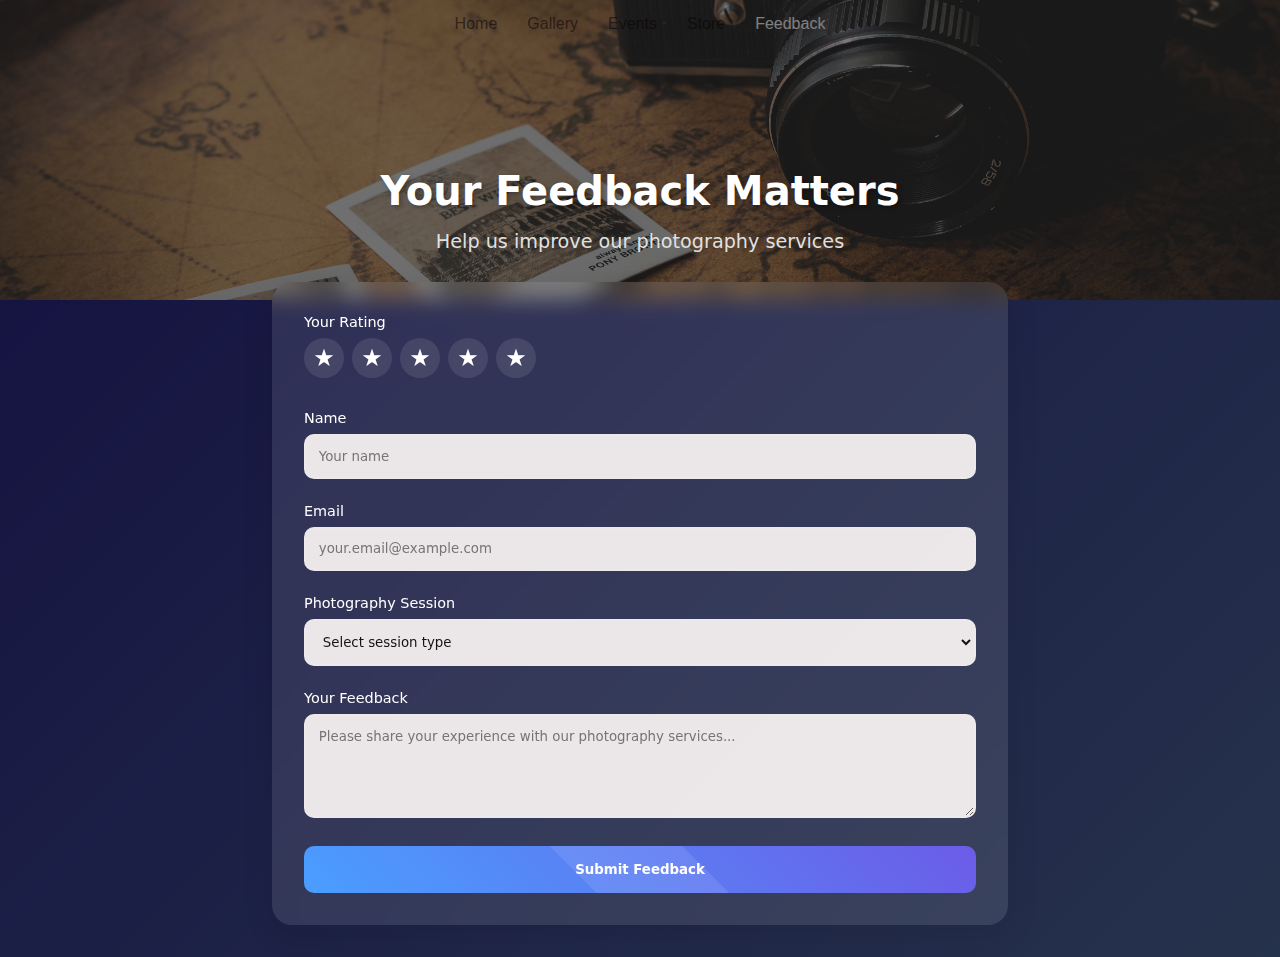
<file: Feedback.html>
<!DOCTYPE html>
<html lang="en">
<head>
    <meta charset="UTF-8">
    <meta name="viewport" content="width=device-width, initial-scale=1.0">
    <title>Photography Feedback</title>
    <link rel="stylesheet" href="feedback.css">
</head>
<body>
    <div class="hero">
        <nav class="navbar">
            <a href="index.html">Home</a>
            <a href="Gallary.html" >Gallery</a>
            <a href="Events.html">Events</a>
            <a href="#">Store</a>
            <a href="Feedback.html" class="active">Feedback</a>
          </nav>
        <div class="hero-content">
            <h1>Your Feedback Matters</h1>
            <p>Help us improve our photography services</p>
        </div>
    </div>

    <div class="container">
       
        <form class="feedback-form">
            <div class="form-group">
                <label>Your Rating</label>
                <div class="rating">
                    <input type="radio" name="rating" id="star5" value="5">
                    <label for="star5">★</label>
                    <input type="radio" name="rating" id="star4" value="4">
                    <label for="star4">★</label>
                    <input type="radio" name="rating" id="star3" value="3">
                    <label for="star3">★</label>
                    <input type="radio" name="rating" id="star2" value="2">
                    <label for="star2">★</label>
                    <input type="radio" name="rating" id="star1" value="1">
                    <label for="star1">★</label>
                </div>
            </div>

            <div class="form-group">
                <label for="name">Name</label>
                <input type="text" id="name" placeholder="Your name" required>
            </div>

            <div class="form-group">
                <label for="email">Email</label>
                <input type="email" id="email" placeholder="your.email@example.com" required>
            </div>

            <div class="form-group">
                <label for="session">Photography Session</label>
                <select id="session" required>
                    <option value="">Select session type</option>
                    <option value="portrait">Portrait Session</option>
                    <option value="wedding">Wedding Photography</option>
                    <option value="event">Event Coverage</option>
                    <option value="family">Family Photoshoot</option>
                </select>
            </div>

            <div class="form-group">
                <label for="feedback">Your Feedback</label>
                <textarea id="feedback" rows="5" placeholder="Please share your experience with our photography services..." required></textarea>
            </div>

            <button type="submit">Submit Feedback</button>
        </form>
    </div>
</body>
</html>
</file>
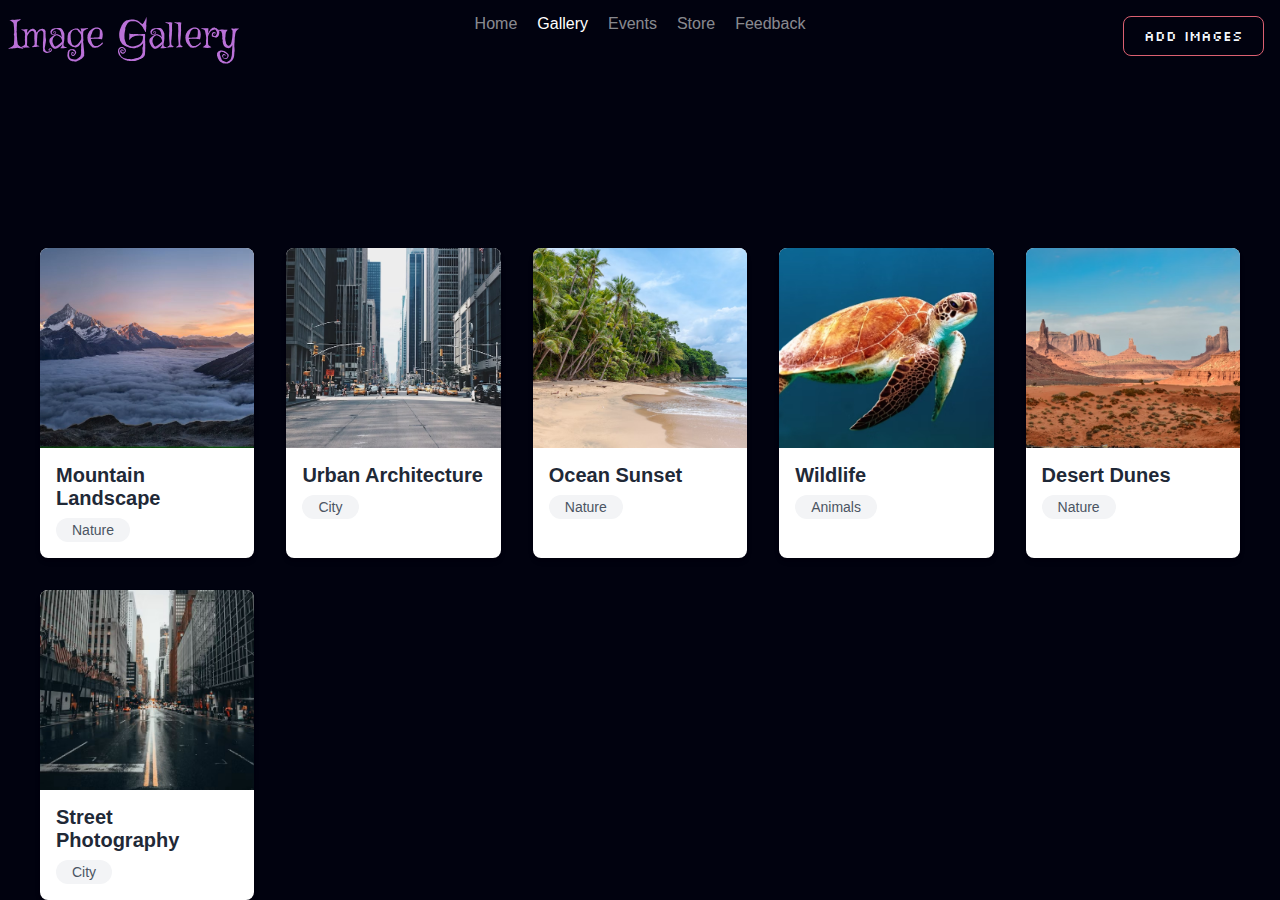
<file: Gallary.html>
<!-- <!DOCTYPE html>
<html lang="en">
<head>
  <meta charset="UTF-8">
  <meta name="viewport" content="width=device-width, initial-scale=1.0">
  <title>Image Gallery</title>
  <link rel="stylesheet" href="gallary.css">
  <link rel="preconnect" href="https://fonts.googleapis.com">
  <link rel="preconnect" href="https://fonts.gstatic.com" crossorigin>
  <link href="https://fonts.googleapis.com/css2?family=Griffy&display=swap" rel="stylesheet">
  <link href="https://fonts.googleapis.com/css2?family=Silkscreen&display=swap" rel="stylesheet">
  
  
  
  
</head>
<body >
  
  <div class="container">
    

    <header class="header">
      <h1>Image Gallery</h1>
     
      <button type="button" class="dark-button">Add Images</button>

    </header>

    
    
    <div class="gallery">
      <div class="card">
        <div class="card-image">
          <img src="img/mountain.jpeg" alt="Mountain Landscape">
        </div>
        <div class="card-content">
          <h3 class="card-title">Mountain Landscape</h3>
          <span class="card-category">Nature</span>
        </div>
      </div>

      <div class="card">
        <div class="card-image">
          <img src="img/urban city" alt="Urban Architecture">
        </div>
        <div class="card-content">
          <h3 class="card-title">Urban Architecture</h3>
          <span class="card-category">City</span>
        </div>
      </div>

      <div class="card">
        <div class="card-image">
          <img src="img/ocean" alt="Ocean Sunset">
        </div>
        <div class="card-content">
          <h3 class="card-title">Ocean Sunset</h3>
          <span class="card-category">Nature</span>
        </div>
      </div>

      <div class="card">
        <div class="card-image">
          <img src="img/sealife" alt="Wildlife">
        </div>
        <div class="card-content">
          <h3 class="card-title">Wildlife</h3>
          <span class="card-category">Animals</span>
        </div>
      </div>

      <div class="card">
        <div class="card-image">
          <img src="img/desert.avif" alt="Desert Dunes">
        </div>
        <div class="card-content">
          <h3 class="card-title">Desert Dunes</h3>
          <span class="card-category">Nature</span>
        </div>
      </div>

      <div class="card">
        <div class="card-image">
          <img src="img/street.jpeg" alt="Street Photography">
        </div>
        <div class="card-content">
          <h3 class="card-title">Street Photography</h3>
          <span class="card-category">City</span>
          
      
        </div>
      </div>
    </div>
  </div>


  
</body>
</html> -->




<!DOCTYPE html>
<html lang="en">
<head>
  <meta charset="UTF-8">
  <meta name="viewport" content="width=device-width, initial-scale=1.0">
  <title>Image Gallery</title>
  <link rel="stylesheet" href="gallary.css">
  <link rel="preconnect" href="https://fonts.googleapis.com">
  <link rel="preconnect" href="https://fonts.gstatic.com" crossorigin>
  <link href="https://fonts.googleapis.com/css2?family=Griffy&display=swap" rel="stylesheet">
  <link href="https://fonts.googleapis.com/css2?family=Silkscreen&display=swap" rel="stylesheet">
  
</head>
<body>
  
  <div class="container">
    <header class="header">
      <div class="header-content">
        <h1>Image Gallery</h1>
        <nav class="navbar">
          <a href="index.html">Home</a>
          <a href="Gallary.html" class="active">Gallery</a>
          <a href="Events.html">Events</a>
          <a href="#">Store</a>
          <a href="Feedback.html">Feedback</a>
        </nav>
      </div>
      <button type="button" class="dark-button">Add Images</button>
    </header>

    <div class="gallery">
      <div class="card">
        <div class="card-image">
          <img src="img/mountain.jpeg" alt="Mountain Landscape">
        </div>
        <div class="card-content">
          <h3 class="card-title">Mountain Landscape</h3>
          <span class="card-category">Nature</span>
        </div>
      </div>

      <div class="card">
        <div class="card-image">
          <img src="img/urban city" alt="Urban Architecture">
        </div>
        <div class="card-content">
          <h3 class="card-title">Urban Architecture</h3>
          <span class="card-category">City</span>
        </div>
      </div>

      <div class="card">
        <div class="card-image">
          <img src="img/ocean" alt="Ocean Sunset">
        </div>
        <div class="card-content">
          <h3 class="card-title">Ocean Sunset</h3>
          <span class="card-category">Nature</span>
        </div>
      </div>

      <div class="card">
        <div class="card-image">
          <img src="img/sealife" alt="Wildlife">
        </div>
        <div class="card-content">
          <h3 class="card-title">Wildlife</h3>
          <span class="card-category">Animals</span>
        </div>
      </div>

      <div class="card">
        <div class="card-image">
          <img src="img/desert.avif" alt="Desert Dunes">
        </div>
        <div class="card-content">
          <h3 class="card-title">Desert Dunes</h3>
          <span class="card-category">Nature</span>
        </div>
      </div>

      <div class="card">
        <div class="card-image">
          <img src="img/street.jpeg" alt="Street Photography">
        </div>
        <div class="card-content">
          <h3 class="card-title">Street Photography</h3>
          <span class="card-category">City</span>
        </div>
      </div>
    </div>
  </div>
  
</body>
</html>
</file>
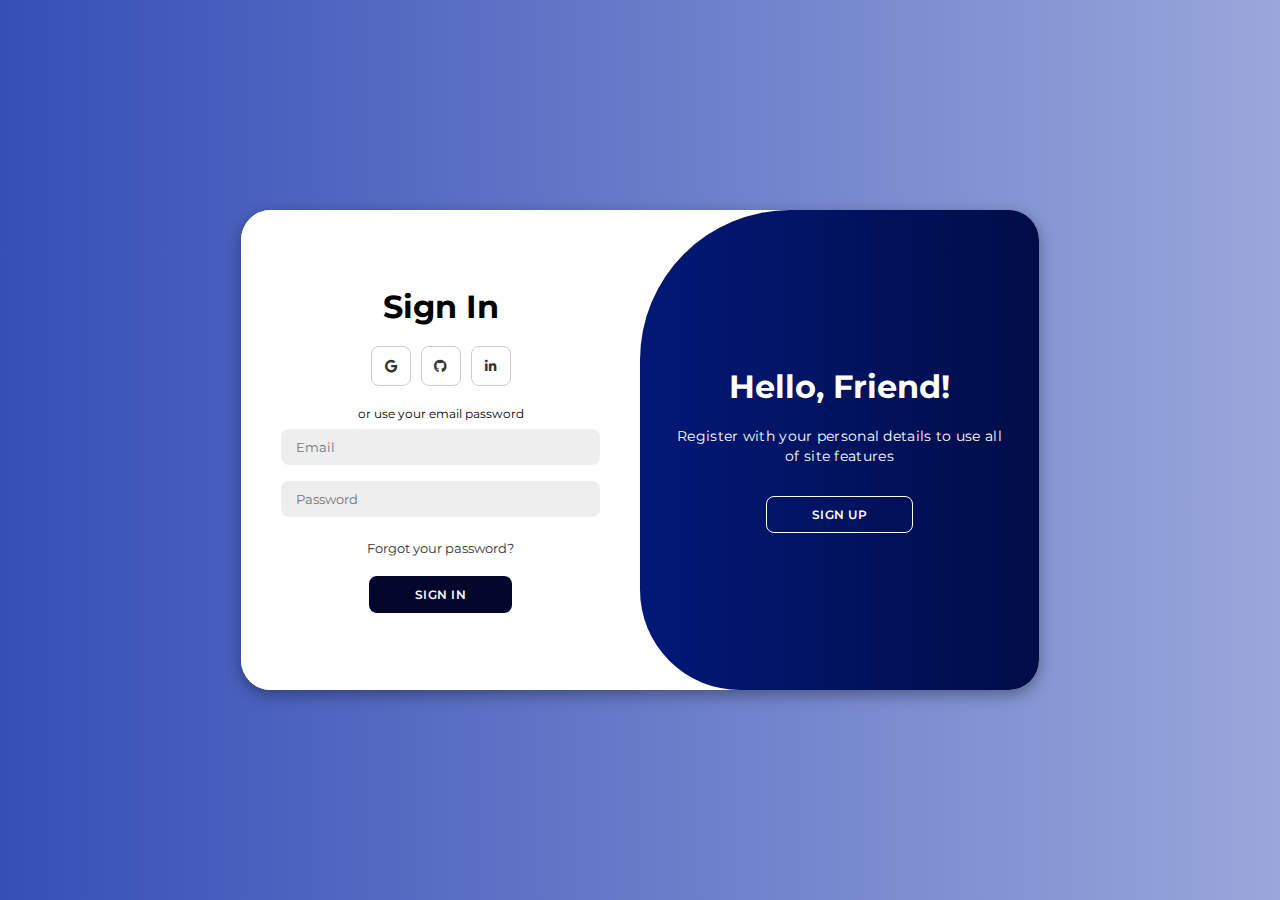
<file: Login Page.html>
<!DOCTYPE html>
<html lang="en">
<head>
    <meta charset="UTF-8">
    <meta name="viewport" content="width=device-width, initial-scale=1.0">
    <link rel="stylesheet" href="https://cdnjs.cloudflare.com/ajax/libs/font-awesome/6.5.1/css/all.min.css">
    <link rel="stylesheet" href="login.css">
    <title>Animated Login Page</title>
</head>
<body>
    <div class="container" id="container">
        <div class="form-container sign-up">
            <form >
                <h1>Create Account</h1>
                <div class="social-icons">
                    
                    <a href="https://accounts.google.com/signin/oauth/id?authuser=0&part=[base64]&flowName=GeneralOAuthFlow&as=S-1407822504%3A1739193130006041&client_id=198460870150-787ed873l80egup1b9aj9850teqgp99v.apps.googleusercontent.com&rapt=AEjHL4OFnZWlArzX9HIenzepSnnSh7fzhXfjyBsHh-fSbzHFADNDROathITpPyKw59jueB25v_6AQXrpI064R_JDUeNxIWZd-w#" class="social"><i class="fa-brands fa-google"></i></a>
                    <a href="https://github.com/ADITYA-2196" class="social"><i class="fa-brands fa-github"></i></a>
                    <a href="https://www.linkedin.com/in/aditya-gupta-3b4787229/" class="social"><i class="fab fa-linkedin-in"></i></a>
                </div>
                <span>or use your email for registration</span>
                <input type="text" placeholder="Name" />
                <input type="email" placeholder="Email" />
                <input type="password" placeholder="Password" />
                <button>Sign Up</button>
            </form>
        </div>
        <div class="form-container sign-in">
            <form>
                <h1>Sign In</h1>
                <div class="social-icons">
                    
                    <a href="https://accounts.google.com/signin/oauth/id?authuser=0&part=[base64]&flowName=GeneralOAuthFlow&as=S-1407822504%3A1739193130006041&client_id=198460870150-787ed873l80egup1b9aj9850teqgp99v.apps.googleusercontent.com&rapt=AEjHL4OFnZWlArzX9HIenzepSnnSh7fzhXfjyBsHh-fSbzHFADNDROathITpPyKw59jueB25v_6AQXrpI064R_JDUeNxIWZd-w#" class="social"><i class="fa-brands fa-google"></i></a>
                    <a href="https://github.com/ADITYA-2196" class="social"><i class="fa-brands fa-github"></i></a>
                    <a href="https://www.linkedin.com/in/aditya-gupta-3b4787229/" class="social"><i class="fab fa-linkedin-in"></i></a>
                </div>
                <span>or use your email password</span>
                <input type="email" placeholder="Email" />
                <input type="password" placeholder="Password" />
                <a href="#">Forgot your password?</a>
                <button>Sign In</button>
            </form>
        </div>
        <div class="toggle-container">
            <div class="toggle">
                <div class="toggle-panel toggle-left">
                    <h1>Welcome Back!</h1>
                    <p>Enter your personal details to use all of site features</p>
                    <button class="hidden" id="login">Sign In</button>
                </div>
                <div class="toggle-panel toggle-right">
                    <h1>Hello, Friend!</h1>
                    <p>Register with your personal details to use all of site features</p>
                    <button class="hidden" id="register">Sign Up</button>
                </div>
            </div>
        </div>
    </div>

    <script>
    const container = document.getElementById('container');
        const registerBtn = document.getElementById('register');
        const loginBtn = document.getElementById('login');
        
        registerBtn.addEventListener('click', () => {
            container.classList.add("active");
        });
        
        loginBtn.addEventListener('click', () => {
            container.classList.remove("active");
        });
        </script>
</body>
</html>
</file>
<file: feedback.css>
* {
    margin: 0;
    padding: 0;
    box-sizing: border-box;
    font-family: 'Segoe UI', system-ui, sans-serif;
}

@keyframes fadeIn {
    from { opacity: 0; transform: translateY(20px); }
    to { opacity: 1; transform: translateY(0); }
}

@keyframes float {
    0% { transform: translateY(0px); }
    50% { transform: translateY(-10px); }
    100% { transform: translateY(0px); }
}

@keyframes gradientBG {
    0% { background-position: 0% 50%; }
    50% { background-position: 100% 50%; }
    100% { background-position: 0% 50%; }
}

body {
    min-height: 100vh;
    background: linear-gradient(-45deg, #1a1a1a, #2d3436, #2c3e50, #130f40);
    background-size: 400% 400%;
    animation: gradientBG 15s ease infinite;
    color: white;
}

.hero {
    height: 300px;
    background-image: url("img/feed.avif");
    background-size: cover;
    background-position: center;
    position: relative;
    overflow: hidden;
}

.hero::before {
    content: '';
    position: absolute;
    top: 0;
    left: 0;
    width: 100%;
    height: 100%;
    background: rgba(0, 0, 0, 0.5);
    animation: fadeIn 1s ease-out;
}

.hero-content {
    position: relative;
    text-align: center;
    padding-top: 120px;
    animation: float 6s ease-in-out infinite;
}

.hero-content h1 {
    font-size: 2.5rem;
    margin-bottom: 1rem;
    text-shadow: 2px 2px 4px rgba(0, 0, 0, 0.3);
}

.hero-content p {
    font-size: 1.2rem;
    color: #e0e0e0;
}

.container {
    max-width: 800px;
    margin: 0 auto;
    padding: 2rem;
}

.feedback-form {
    background: rgba(255, 255, 255, 0.1);
    backdrop-filter: blur(10px);
    border-radius: 20px;
    padding: 2rem;
    margin-top: -50px;
    position: relative;
    box-shadow: 0 8px 32px rgba(0, 0, 0, 0.1);
    animation: fadeIn 1s ease-out 0.5s backwards;
}

.form-group {
    margin-bottom: 1.5rem;
    animation: fadeIn 1s ease-out;
    animation-fill-mode: both;
}

.form-group:nth-child(1) { animation-delay: 0.6s; }
.form-group:nth-child(2) { animation-delay: 0.7s; }
.form-group:nth-child(3) { animation-delay: 0.8s; }
.form-group:nth-child(4) { animation-delay: 0.9s; }
.form-group:nth-child(5) { animation-delay: 1s; }

label {
    display: block;
    margin-bottom: 0.5rem;
    font-weight: 500;
    font-size: 0.9rem;
}

input, select, textarea {
    width: 100%;
    padding: 0.8rem;
    border: 2px solid rgba(255, 255, 255, 0.1);
    background: rgba(242, 236, 236, 0.974);
    border-radius: 10px;
    color: rgb(19, 19, 19);
    transition: all 0.3s ease;
}

input:focus, select:focus, textarea:focus {
    outline: none;
    border-color: #4a9eff;
    box-shadow: 0 0 0 4px rgba(74, 158, 255, 0.1);
}

.rating {
    display: flex;
    flex-direction: row-reverse;
    justify-content: flex-end;
    gap: 0.5rem;
}

.rating input {
    display: none;
}

.rating label {
    cursor: pointer;
    width: 40px;
    height: 40px;
    background: rgba(255, 255, 255, 0.1);
    display: flex;
    justify-content: center;
    align-items: center;
    border-radius: 50%;
    transition: all 0.3s ease;
    font-size: 1.5rem;
}

.rating label:hover,
.rating label:hover ~ label,
.rating input:checked ~ label {
    background: #ffd700;
    transform: scale(1.1);
    color: #1a1a1a;
}

button {
    width: 100%;
    padding: 1rem;
    background: linear-gradient(45deg, #4a9eff, #6c5ce7);
    border: none;
    border-radius: 10px;
    color: white;
    font-weight: bold;
    cursor: pointer;
    transition: all 0.3s ease;
    position: relative;
    overflow: hidden;
}

button:hover {
    transform: translateY(-2px);
    box-shadow: 0 5px 15px rgba(0, 0, 0, 0.3);
}

button::after {
    content: '';
    position: absolute;
    top: -50%;
    left: -50%;
    width: 200%;
    height: 200%;
    background: rgba(255, 255, 255, 0.1);
    transform: rotate(45deg);
    transition: all 0.3s ease;
}

button:hover::after {
    transform: rotate(45deg) translate(50%, 50%);
}

@media (max-width: 768px) {
    .container {
        padding: 1rem;
    }
    
    .hero-content h1 {
        font-size: 2rem;
    }
    
    .feedback-form {
        padding: 1.5rem;
    }
}
.navbar {
    display: flex;
    justify-content: center;
    align-items: center;
    background-color:transparent;
    padding: 15px 0;
  }

  .navbar a {
    text-decoration: none;
    color:#0901018c;
    font-size: 16px;
    font-weight: normal;
    margin: 0 15px;
    font-family: "Poppins", sans-serif;
    
  }


  .navbar a.active {
    color: rgb(255, 255, 255);
    text-decoration:none;
    
  }
</file>
<file: gallary.css>
* {
    margin: 0;
    padding: 0;
    box-sizing: border-box;
    font-family: "Popins", sans-serif;
    /* position: static; */
    
  
}  



  body {
   background-color:rgb(1, 2, 15);
   height: 100vh;
   background-size:fill;
  
   
  
    
  }

  .container {
    max-width: 1200px;
    margin: 0 auto;
    
    
  }

  .header h1 {
    font-size: 2.5rem;
    color: #ba71d8;
    margin-bottom: 1rem;
    position:absolute;
    left:10px; 
    top:10px;
    width:250px; 
    font-family: "Griffy", serif;
    font-weight: 400;
    font-style: normal; 
    position: fixed;
  }
  .header h1:hover{
    box-shadow: 0 5px 5px rgba(163, 232, 239, 0.5);
    transition-duration: 0.5s;
    cursor: pointer;
  }

  .header p {
    color: #6b7280;
    font-size: 1.125rem;
    margin-bottom: 1.5rem;
  }

  .dark-button {
    position:absolute; 
    top: 1rem;
    right: 1rem;
    color: #f3f7fc; 
    border: 1px solid #db6071; 
    background-color: transparent;
    padding: 10px 20px;
    font-size: 14px;
    font-family: "Silkscreen", serif;
    font-weight: 400;
    font-style: normal;;
    border-radius: 8px;
    cursor: pointer;
    transition: all 0.1s ease-in-out;
    text-align: center;
}


.dark-button:hover {
    color: white;
    box-shadow: 5px 5px 5px rgba(208, 137, 239, 0.5);
    transition-duration: 0.2s;
    cursor: pointer;
}



.dark-button:focus {
    outline: none;
    box-shadow: 0 0 4px rgba(147, 178, 240, 0.5); 
}

.dark .dark-button {
    border-color: #4b5563; 
    color: #9ca3af; }

.dark .dark-button:hover {
    background-color: #4b5563; 
    color: white;
}

.dark .dark-button:focus {
    box-shadow: 0 0 4px rgba(31, 41, 55, 0.8);
}

  .gallery {
    padding-top: 200px;
    display: grid;
    grid-template-columns: repeat(auto-fill, minmax(200px, 1fr));
    gap: 2rem;
  }

  .card {
    background: white;
    border-radius: 0.5rem;
    overflow: hidden;
    box-shadow: 0 4px 6px -1px rgba(0, 0, 0, 0.1), 0 2px 4px -1px rgba(0, 0, 0, 0.06);
    transition: transform 0.2s;
  }

  .card:hover {
    transform: scale(1.03);
    box-shadow: 4px 5px 6px 5px#cf6ef5;
    transition-duration: 0.8s;
  }

  .card-image {
    height: 200px;
    overflow: hidden;
  }

  .card-image img {
    width: 100%;
    height: 100%;
    object-fit: cover;
  }

  .card-content {
    padding: 1rem;
  }

  .card-title {
    font-size: 1.25rem;
    font-weight: 600;
    color: #1f2937;
    margin-bottom: 0.5rem;
  }

  .card-category {
    display: inline-block;
    background-color: #f3f4f6;
    color: #4b5563;
    padding: 0.25rem 1rem;
    border-radius: 9999px;
    font-size: 0.875rem;
    font-weight: 500;
  }

  @media (max-width: 640px) {
    .gallery {
      grid-template-columns: 1fr;
    }
    
    body {
      padding: 1rem;
    }
    
    .header h1 {
      font-size: 2rem;
    }
  }

  .header {
    display: flex;
    justify-content: space-between;
    align-items: center;
    padding: 15px;
    background-color:transparent;
    color: #9c9999;
  }

  .navbar {
    display: flex;
    gap: 20px;
  }

  .navbar a {
    text-decoration: none;
    color: #FFFFFF8C;
    font-size: 16px;
    font-weight: normal;
    font-family: "Poppins", sans-serif;
  }

  /* .navbar a:hover {
    color: #ff5733;
  } */

  .header-content {
    display: flex;
    flex-direction: column;
    align-items: center;
    flex-grow: 1;
  }

  h1 {
    margin: 0;
  }
  .navbar a.active {
    color: white;
    text-decoration:none;
    border-radius: 5px;
  }
</file>
<file: login.css>
@import url('https://fonts.googleapis.com/css2?family=Montserrat:ital,wght@0,100..900;1,100..900&display=swap');

* {
    margin: 0;
    padding: 0;
    box-sizing: border-box;
    font-family: 'Montserrat', sans-serif;
}

body{
    background-color: #354fb7;
    background: linear-gradient(to left, #9aa7db, #354fb7);
    display: flex;
    align-items: center;
    justify-content: center;
    flex-direction: column;
    height: 100vh;
}

.container{
    background-color: #fff;
    border-radius: 30px;
    box-shadow: 0 5px 15px rgba(0, 0, 0, 0.35);
    position: relative;
    overflow: hidden;
    width: 798px;
    max-width: 100%;
    min-height: 480px;
}

.container p{
    font-size: 14px;
    line-height: 20px;
    letter-spacing: 0.3px;
    margin: 20px 0;
}

.container span{
    font-size: 12px;
}

.container a{
    color: #333;
    font-size: 13px;
    text-decoration: none;
    margin: 15px 0 10px;
}

.container button{
    background-color: #02052c;
    color: #fff;
    font-size: 12px;
    padding: 10px 45px;
    border: 1px solid transparent;
    border-radius: 8px;
    font-weight: 600;
    letter-spacing: 0.5px;
    text-transform: uppercase;
    margin-top: 10px;
    cursor: pointer;
}

.container button.hidden{
    background-color: transparent;
    border-color: #fff;
}

.container form{
    background-color: #fff;
    display: flex;
    align-items: center;
    justify-content: center;
    flex-direction: column;
    padding: 0 40px;
    height: 100%;
}

.container input{
    background-color: #eee;
    border: none;
    margin: 8px 0;
    padding: 10px 15px;
    font-size: 13px;
    border-radius: 8px;
    width: 100%;
    outline: none;
}

.form-container{
    position: absolute;
    top: 0;
    height: 100%;
    transition: all 0.6s ease-in-out;
}

.sign-in{
    left: 0;
    width: 50%;
    z-index: 2;
}

.container.active .sign-in{
    transform: translateX(100%);
}

.sign-up{
    left: 0;
    width: 50%;
    opacity: 0;
    z-index: 1;
}

.container.active .sign-up{
    transform: translateX(100%);
    opacity: 1;
    z-index: 5;
    animation: move 0.6s;
}

@keyframes move{
    0%, 49.99%{
        opacity: 0;
        z-index: 1;
    }
    50%, 100%{
        opacity: 1;
        z-index: 5;
    }
}

.social-icons{
    margin: 20px 0;
}

.social-icons a{
    border: 1px solid #ccc;
    border-radius: 20%;
    display: inline-flex;
    justify-content: center;
    align-items: center;
    margin: 0 3px;
    width: 40px;
    height: 40px;
}

.toggle-container{
    position: absolute;
    top: 0;
    left: 50%;
    width: 50%;
    height: 100%;
    overflow: hidden;
    transition: all 0.6s ease-in-out;
    border-radius: 150px 0 0 100px;
    z-index: 1000;
}

.container.active .toggle-container{
    transform: translateX(-100%);
    border-radius: 0 150px 100px 0;
}

.toggle{
    background-color: #010d48;
    height: 100%;
    background: linear-gradient(to right, #0223a5, #010d48);
    color: #fff;
    position: relative;
    left: -100%;
    height: 100%;
    width: 200%;
    transform: translateX(0);
    transition: all 0.6s ease-in-out;
}

.container.active .toggle{
    transform: translateX(50%);
}

.toggle-panel{
    position: absolute;
    width: 50%;
    height: 100%;
    display: flex;
    align-items: center;
    justify-content: center;
    flex-direction: column;
    padding: 0 30px;
    text-align: center;
    top: 0;
    transform: translateX(0);
    transition: all 0.6s ease-in-out;
}

.toggle-left{
    transform: translateX(-200%);
}

.container.active .toggle-left{
    transform: translateX(0);
}

.toggle-right{
    right: 0;
    transform: translateX(0);
}

.container.active .toggle-right{
    transform: translateX(200%);
}
</file>
